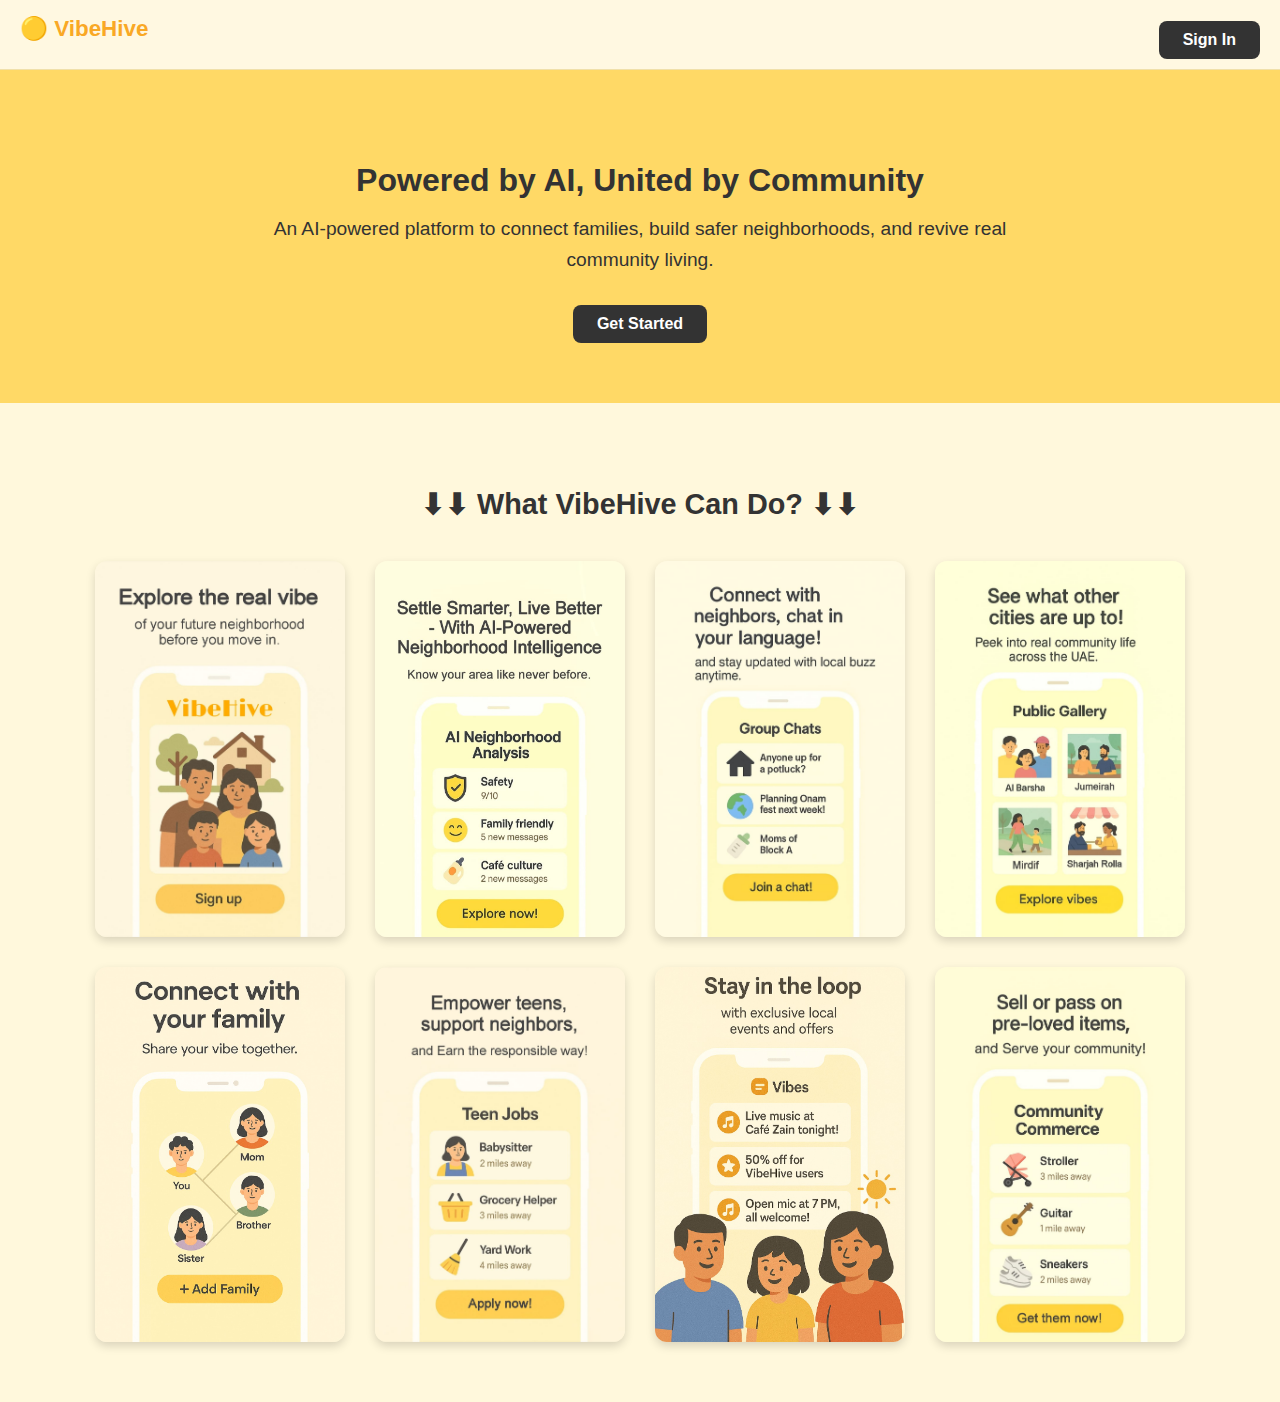
<file: index.html>
<!DOCTYPE html>
<html lang="en">
<head>
  <meta charset="UTF-8" />
  <meta name="viewport" content="width=device-width, initial-scale=1.0" />
  <title>VibeHive | Powered by AI, United by Community</title>
  <link rel="stylesheet" href="style.css" />
</head>
<body>

  <!-- Header -->
  <header>
    <div class="logo">🟡 VibeHive</div>
    <div class="header-right">
      <a href="auth.html" class="cta-button">Sign In</a>
    </div>
  </header>

  <main>
  <!-- Hero Section -->
  <section class="hero">
    <p class="tagline">Powered by AI, United by Community</p>
    <p class="subline">An AI-powered platform to connect families, build safer neighborhoods, and revive real community living.</p>
    <a href="auth.html" class="cta-button" id="getStartedBtn">Get Started</a>
  </section>

  <!-- Feature Screenshots Section -->
  <section class="feature-screens">
    <h2>⬇⬇ What VibeHive Can Do? ⬇⬇</h2>
    <div class="screenshots">
      <img src="assets/screen1.jpg" alt="Feature 1" />
      <img src="assets/screen2.jpg" alt="Feature 2" />
      <img src="assets/screen3.jpg" alt="Feature 3" />
      <img src="assets/screen4.jpg" alt="Feature 4" />
      <img src="assets/screen5.jpg" alt="Feature 5" />
      <img src="assets/screen6.jpg" alt="Feature 6" />
      <img src="assets/screen7.jpg" alt="Feature 6" />
      <img src="assets/screen8.jpg" alt="Feature 6" />
    </div>
  </section>
</main>
</body>
</html>
</file>
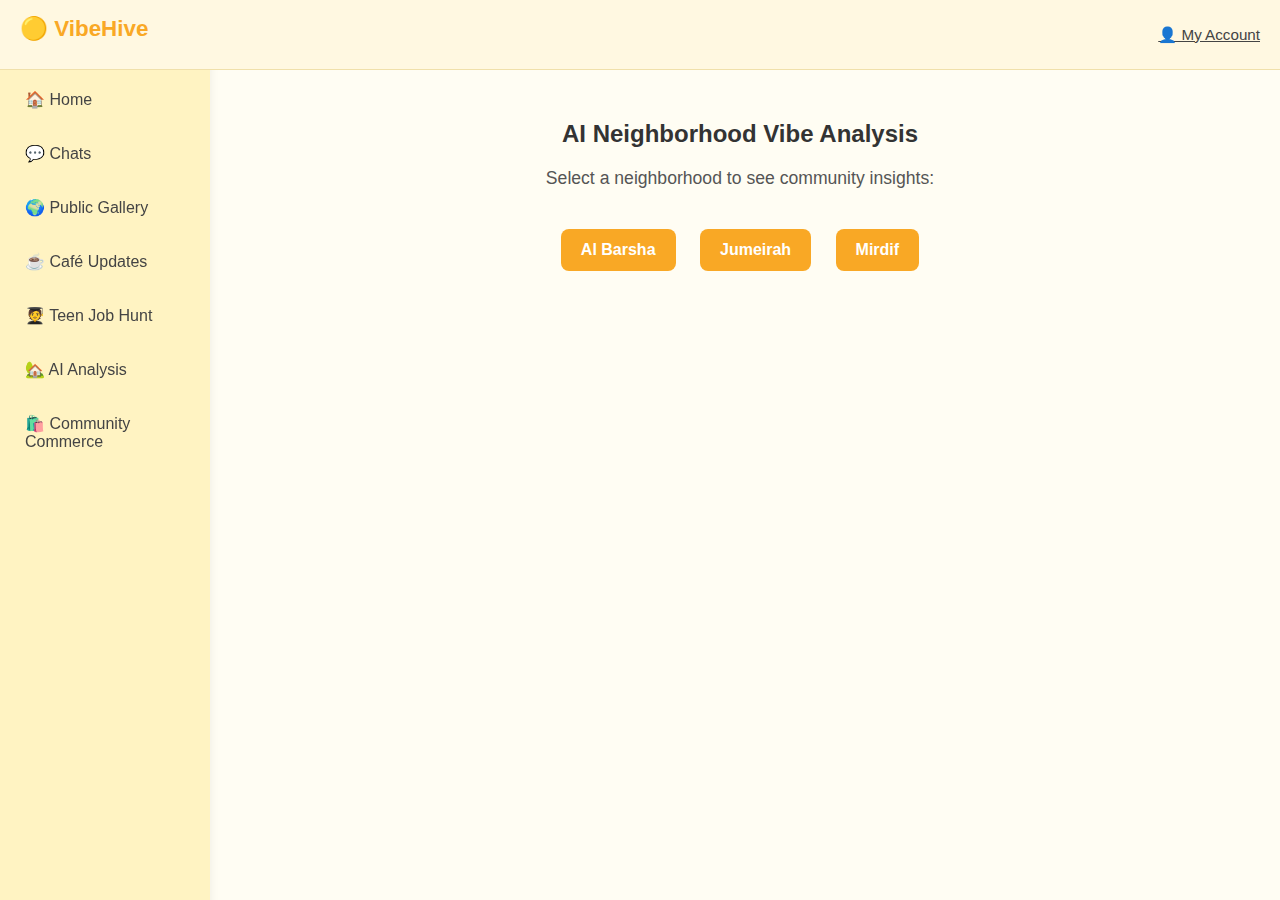
<file: ai-analysis.html>
<!DOCTYPE html>
<html lang="en">
<head>
  <meta charset="UTF-8" />
  <meta name="viewport" content="width=device-width, initial-scale=1.0"/>
  <title>AI Neighborhood Analysis | VibeHive</title>
  <link rel="stylesheet" href="style.css" />
  <style>
    .main-content {
      margin-left: 200px;
      padding: 100px 20px 40px;
      background-color: #fffdf3;
      min-height: 100vh;
    }

    .analysis-header {
      text-align: center;
      margin-bottom: 30px;
    }

    .area-buttons {
      text-align: center;
      margin-bottom: 40px;
    }

    .area-buttons button {
      margin: 10px;
      padding: 12px 20px;
      border: none;
      border-radius: 8px;
      background-color: #f9a825;
      color: #fff;
      font-weight: bold;
      cursor: pointer;
      transition: background-color 0.3s;
    }

    .area-buttons button:hover {
      background-color: #f57f17;
    }

    .analysis-result {
      font-size: 1.1em;
      max-width: 700px;
      margin: 0 auto;
      background: #fff;
      border-radius: 10px;
      box-shadow: 0 4px 12px rgba(0,0,0,0.1);
      padding: 20px;
      text-align: center;
    }

    .analysis-result ul {
      list-style: none;
      padding: 0;
      text-align: left;
    }

    .analysis-result li {
      margin: 10px 0;
      border-bottom: 1px solid #eee;
      padding-bottom: 6px;
    }

    .hidden {
      display: none;
    }

    .neighborhood-img {
      width: 100%;
      max-height: 300px;
      object-fit: cover;
      border-radius: 8px;
      margin: 20px 0;
    }

    .view-more {
      display: inline-block;
      margin-top: 10px;
      padding: 8px 14px;
      background-color: #f9a825;
      color: #fff;
      border-radius: 6px;
      text-decoration: none;
      font-weight: bold;
    }

    .view-more:hover {
      background-color: #f57f17;
    }

    @media (max-width: 768px) {
      .main-content {
        margin-left: 0;
        padding-top: 140px;
      }
    }
  </style>
</head>
<body>

  <!-- Sidebar -->
  <div class="sidebar">
    <a href="home.html">🏠 Home</a>
    <a href="chats.html">💬 Chats</a>
    <a href="public-gallery.html">🌍 Public Gallery</a>
    <a href="cafe-deals.html">☕ Café Updates</a>
    <a href="teen-jobs.html">🧑‍🎓 Teen Job Hunt</a>
    <a href="ai-analysis.html">🏡 AI Analysis</a>
    <a href="community-commerce.html">🛍️ Community Commerce</a>
  </div>

  <!-- Header -->
  <header>
    <div class="logo">🟡 VibeHive</div>
    <div class="header-right">
      <a href="profileaccount.html" class="account">👤 My Account</a>
    </div>
  </header>

  <!-- Main Content -->
  <section class="main-content">
    <div class="analysis-header">
      <h2>AI Neighborhood Vibe Analysis</h2>
      <p>Select a neighborhood to see community insights:</p>
    </div>

    <div class="area-buttons">
      <button onclick="analyzeNeighborhood('Al Barsha')">Al Barsha</button>
      <button onclick="analyzeNeighborhood('Jumeirah')">Jumeirah</button>
      <button onclick="analyzeNeighborhood('Mirdif')">Mirdif</button>
    </div>

    <div class="analysis-result hidden" id="analysisResult">
      <p><strong>Analysing...</strong></p>
    </div>
  </section>

  <script>
    const neighborhoods = {
      "Al Barsha": {
        safety: "High",
        familyFriendly: "Very",
        culture: "Mixed, modern",
        nationalities: "Expats-heavy (UK, India, Arab)",
        languages: "English, Arabic, Hindi",
        cafes: "Modern cafés, family-friendly spots",
        image: "assets/albarsha.jpg",
        gallery: "public-gallery.html#albarsha"
      },
      "Jumeirah": {
        safety: "Very High",
        familyFriendly: "Moderate",
        culture: "Traditional meets luxury",
        nationalities: "Emirati, Western expats",
        languages: "Arabic, English",
        cafes: "Beach cafés, upscale brunch places",
        image: "assets/jumeirah.jpg",
        gallery: "public-gallery.html#jumeirah"
      },
      "Mirdif": {
        safety: "Moderate to High",
        familyFriendly: "Very",
        culture: "Traditional, community-centered",
        nationalities: "Arab families, South Asians",
        languages: "Arabic, Urdu, English",
        cafes: "Local cafés, quieter setups",
        image: "assets/mirdif.jpg",
        gallery: "public-gallery.html#mirdif"
      }
    };

    function analyzeNeighborhood(name) {
      const resultDiv = document.getElementById('analysisResult');
      resultDiv.classList.remove('hidden');
      resultDiv.innerHTML = `<p><strong>Analysing ${name}...</strong></p>`;

      setTimeout(() => {
        const data = neighborhoods[name];
        resultDiv.innerHTML = `
          <h3>${name} - Community Snapshot</h3>
          <img class="neighborhood-img" src="${data.image}" alt="${name}" />
          <ul>
            <li><strong>Safety:</strong> ${data.safety}</li>
            <li><strong>Family Friendly:</strong> ${data.familyFriendly}</li>
            <li><strong>Culture:</strong> ${data.culture}</li>
            <li><strong>Nationalities:</strong> ${data.nationalities}</li>
            <li><strong>Languages Spoken:</strong> ${data.languages}</li>
            <li><strong>Café Culture:</strong> ${data.cafes}</li>
          </ul>
          <a class="view-more" href="${data.gallery}">📷 View more pictures & videos</a>
        `;
      }, 1000);
    }
  </script>

</body>
</html>
</file>
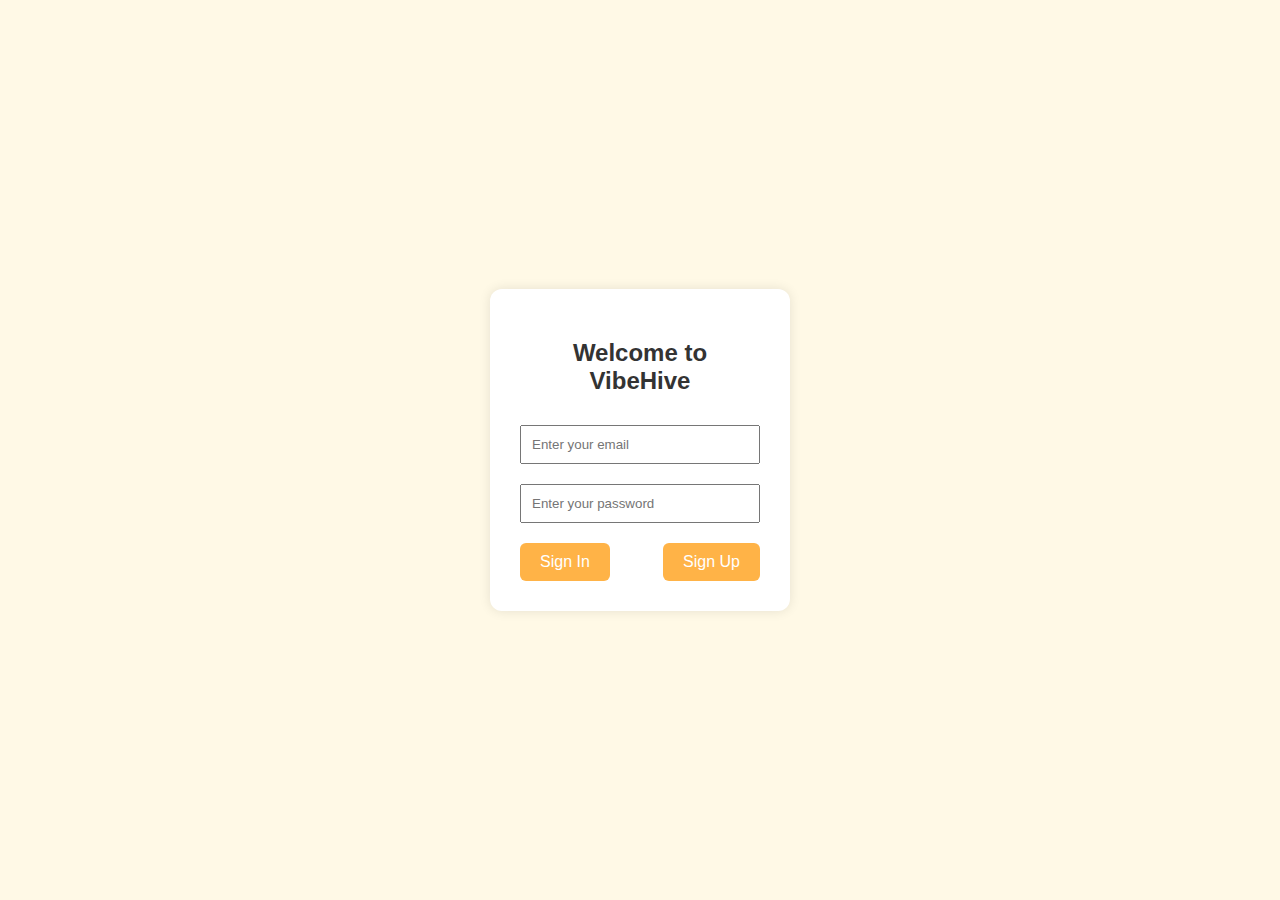
<file: auth.html>
<!DOCTYPE html>
<html lang="en">
<head>
  <meta charset="UTF-8" />
  <title>Sign In / Sign Up – VibeHive</title>
  <link rel="stylesheet" href="style.css" />
</head>
<body class="auth-page">
  <div class="auth-container">
    <h2>Welcome to VibeHive</h2>

    <form id="authForm">
      <input type="email" id="email" placeholder="Enter your email" required />
      <input type="password" id="password" placeholder="Enter your password" required />
      
      <div class="auth-actions">
        <button type="submit" id="signInBtn">Sign In</button>
        <button type="button" id="signUpBtn">Sign Up</button>
      </div>
    </form>
  </div>

  <script src="script.js"></script>
</body>
</html>
</file>
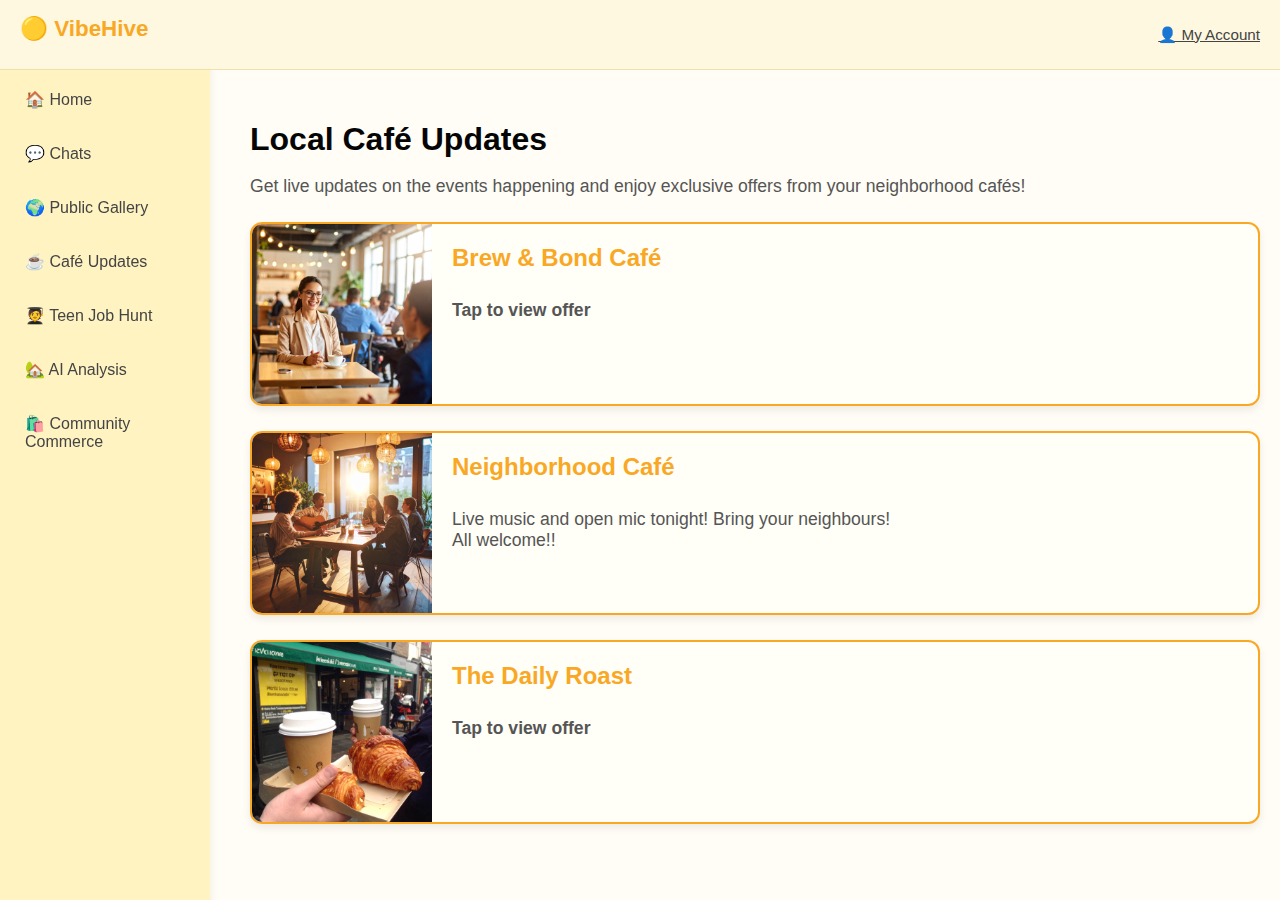
<file: cafe-deals.html>
<!DOCTYPE html>
<html lang="en">
<head>
  <meta charset="UTF-8" />
  <meta name="viewport" content="width=device-width, initial-scale=1" />
  <title>VibeHive - Café Deals</title>
  <link rel="stylesheet" href="style.css" />
</head>
<body>

  <!-- Sidebar -->
  <div class="sidebar">
    <a href="home.html">🏠 Home</a>
    <a href="chats.html">💬 Chats</a>
    <a href="public-gallery.html">🌍 Public Gallery</a>
    <a href="cafe-deals.html">☕ Café Updates</a>
    <a href="teen-jobs.html">🧑‍🎓 Teen Job Hunt</a>
    <a href="ai-analysis.html">🏡 AI Analysis</a>
    <a href="community-commerce.html">🛍️ Community Commerce</a>
  </div>

  <!-- Header -->
  <header>
    <div class="logo">🟡 VibeHive</div>
    <div class="header-right">
      <a href="profileaccount.html" class="account">👤 My Account</a>
    </div>
  </header>

  <!-- Main Content -->
  <main class="main-content">
    <h1> Local Café Updates</h1>
    <p>Get live updates on the events happening and enjoy exclusive offers from your neighborhood cafés!</p>

    <div class="cafe-card" onclick="toggleDeal(this)">
      <img src="assets/cafe1.jpg" alt="Brew & Bond Café" />
      <div class="cafe-info">
        <h2>Brew & Bond Café</h2>
        <p class="deal-summary">Tap to view offer</p>
        <p class="deal-details" style="display:none;">
          50% off for VibeHive users! Show this app at checkout.<br />
          Offer only applicable if you bring your neighbours!
        </p>
      </div>
    </div>

    <div class="cafe-card" onclick="toggleDeal(this)">
      <img src="assets/cafe3.jpg" alt="Neighborhood Café" />
      <div class="cafe-info">
        <h2>Neighborhood Café</h2>
        <p>Live music and open mic tonight! Bring your neighbours!<br />
          All welcome!!
        </p>
      </div>
    </div>

    <div class="cafe-card" onclick="toggleDeal(this)">
      <img src="assets/cafe2.jpg" alt="The Daily Roast" />
      <div class="cafe-info">
        <h2>The Daily Roast</h2>
        <p class="deal-summary">Tap to view offer</p>
        <p class="deal-details" style="display:none;">
          Free croissant with any medium coffee before 11 AM.<br />
          Valid weekends only.
        </p>
      </div>
    </div>

  </main>

  <script>
    function toggleDeal(card) {
      const details = card.querySelector('.deal-details');
      if (details.style.display === 'none' || details.style.display === '') {
        details.style.display = 'block';
      } else {
        details.style.display = 'none';
      }
    }
  </script>

</body>
</html>
</file>
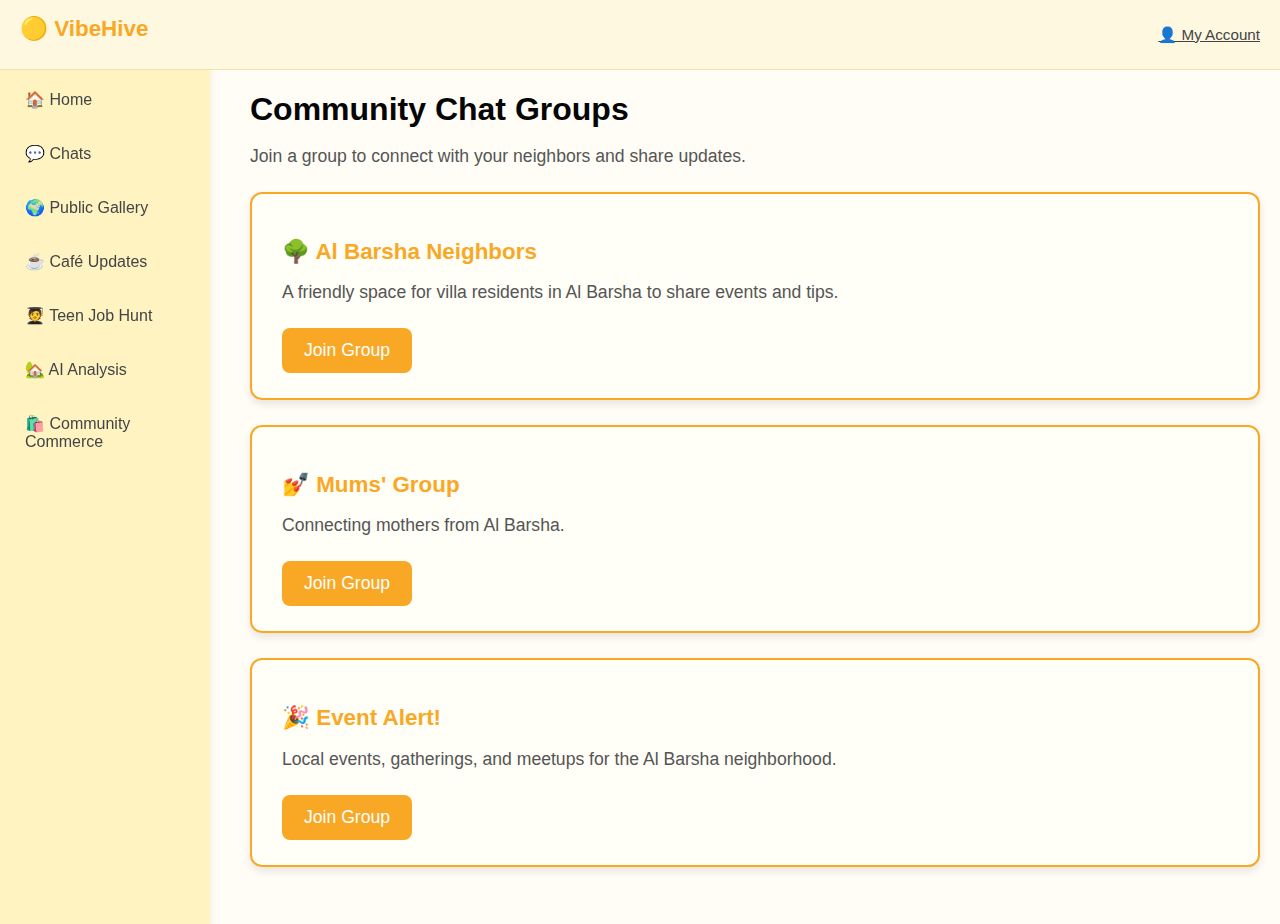
<file: chats.html>
<!DOCTYPE html>
<html lang="en">
<head>
  <meta charset="UTF-8" />
  <meta name="viewport" content="width=device-width, initial-scale=1" />
  <title>VibeHive - Chats</title>
  <link rel="stylesheet" href="style.css" />
</head>
<body>

  <!-- Sidebar -->
  <div class="sidebar">
    <a href="home.html">🏠 Home</a>
    <a href="chats.html">💬 Chats</a>
    <a href="public-gallery.html">🌍 Public Gallery</a>
    <a href="cafe-deals.html">☕ Café Updates</a>
    <a href="teen-jobs.html">🧑‍🎓 Teen Job Hunt</a>
    <a href="ai-analysis.html">🏡 AI Analysis</a>
    <a href="community-commerce.html">🛍️ Community Commerce</a>
  </div>

  <!-- Header -->
  <header>
    <div class="logo">🟡 VibeHive</div>
    <div class="header-right">
      <a href="profileaccount.html" class="account">👤 My Account</a>
    </div>
  </header>

  <!-- Main content -->
  <div class="main-content">
    <h1>Community Chat Groups</h1>
    <p>Join a group to connect with your neighbors and share updates.</p>

    <div class="chat-group">
      <h2>🌳 Al Barsha Neighbors</h2>
      <p>A friendly space for villa residents in Al Barsha to share events and tips.</p>
      <button>Join Group</button>
    </div>

    <div class="chat-group">
      <h2>💅 Mums' Group</h2>
      <p>Connecting mothers from Al Barsha.</p>
      <button>Join Group</button>
    </div>

    <div class="chat-group">
      <h2>🎉 Event Alert!</h2>
      <p>Local events, gatherings, and meetups for the Al Barsha neighborhood.</p>
      <button>Join Group</button>
    </div>
  </div>

</body>
</html>
</file>
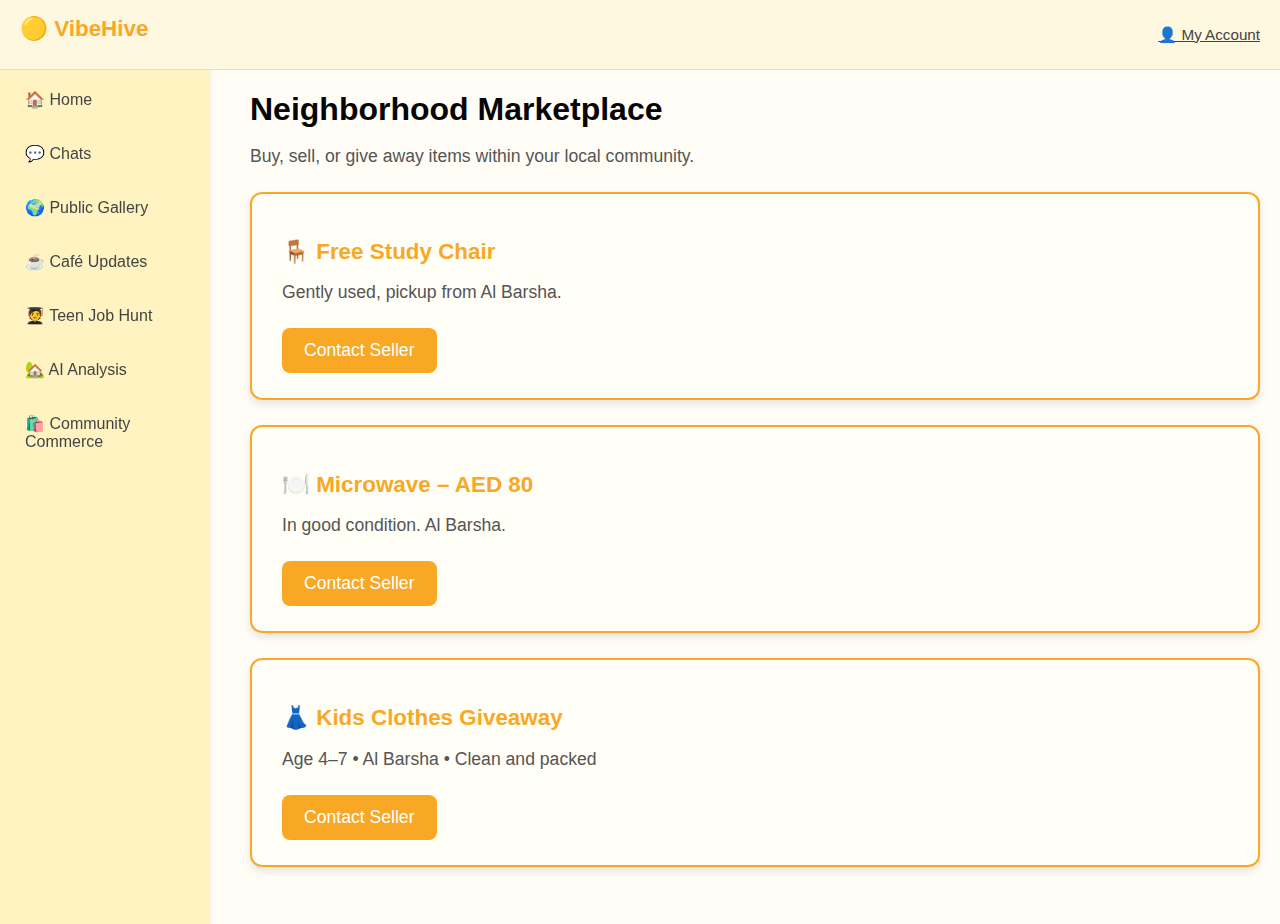
<file: community-commerce.html>
<!DOCTYPE html>
<html lang="en">
<head>
  <meta charset="UTF-8" />
  <meta name="viewport" content="width=device-width, initial-scale=1" />
  <title>VibeHive - Community Commerce</title>
  <link rel="stylesheet" href="style.css" />
</head>
<body>

  <!-- Sidebar -->
  <div class="sidebar">
    <a href="home.html">🏠 Home</a>
    <a href="chats.html">💬 Chats</a>
    <a href="public-gallery.html">🌍 Public Gallery</a>
    <a href="cafe-deals.html">☕ Café Updates</a>
    <a href="teen-jobs.html">🧑‍🎓 Teen Job Hunt</a>
    <a href="ai-analysis.html">🏡 AI Analysis</a>
    <a href="community-commerce.html">🛍️ Community Commerce</a>
  </div>

  <!-- Header -->
  <header>
    <div class="logo">🟡 VibeHive</div>
    <div class="header-right">
      <a href="profileaccount.html" class="account">👤 My Account</a>
    </div>
  </header>

  <!-- Main content -->
  <div class="main-content">
    <h1>Neighborhood Marketplace</h1>
    <p>Buy, sell, or give away items within your local community.</p>

    <div class="product-post">
      <h2>🪑 Free Study Chair</h2>
      <p>Gently used, pickup from Al Barsha.</p>
      <button>Contact Seller</button>
    </div>

    <div class="product-post">
      <h2>🍽️ Microwave – AED 80</h2>
      <p>In good condition. Al Barsha.</p>
      <button>Contact Seller</button>
    </div>

    <div class="product-post">
      <h2>👗 Kids Clothes Giveaway</h2>
      <p>Age 4–7 • Al Barsha • Clean and packed</p>
      <button>Contact Seller</button>
    </div>
  </div>

</body>
</html>
</file>
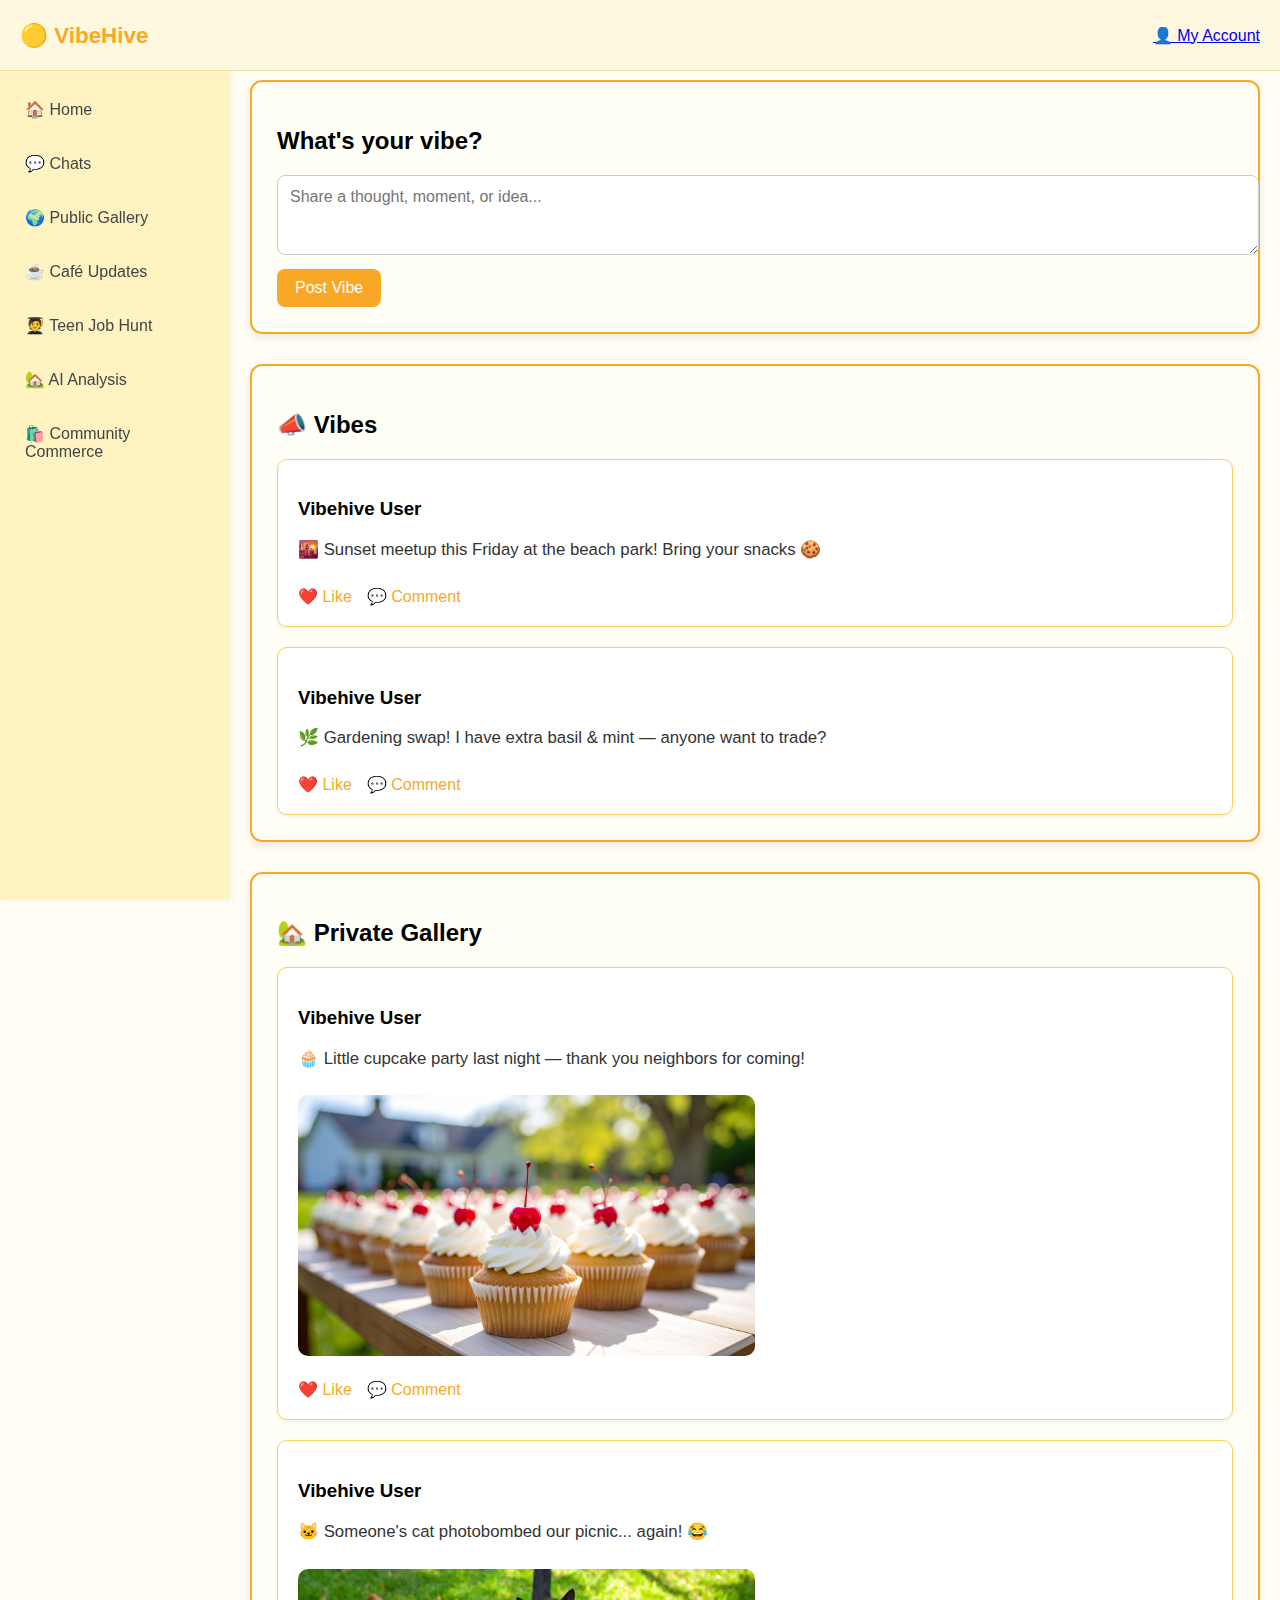
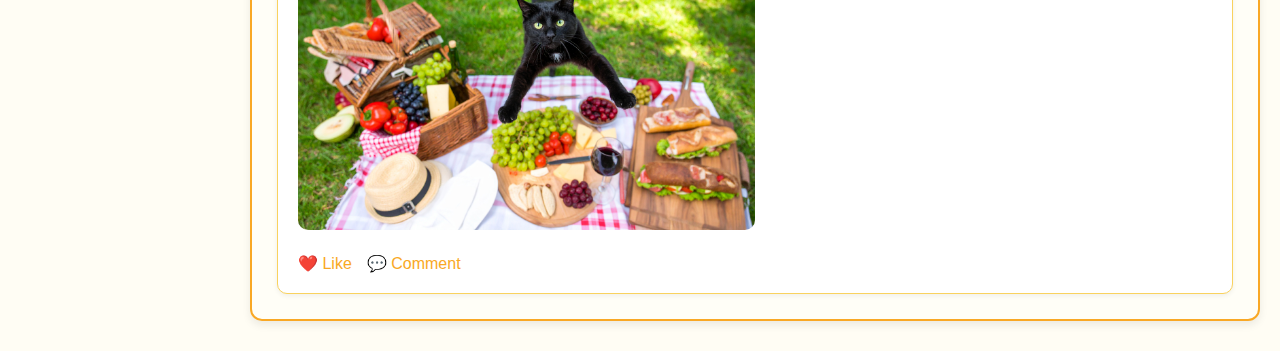
<file: home.html>
<!DOCTYPE html>
<html lang="en">
<head>
  <meta charset="UTF-8" />
  <meta name="viewport" content="width=device-width, initial-scale=1.0"/>
  <title>VibeHive - Home</title>
  <style>
    body {
      margin: 0;
      font-family: 'Segoe UI', sans-serif;
      background-color: #fffdf4;
    }

.sidebar {
  position: fixed;
  top: 70px;
  left: 0;
  bottom: 0;
  width: 210px;
  background-color: #fff3c2;
  padding: 20px 10px;
  box-shadow: 2px 0 8px rgba(0, 0, 0, 0.05);
  display: flex;
  flex-direction: column;
  gap: 15px;
  z-index: 101;
}


.sidebar a {
  text-decoration: none;
  color: #444;
  font-size: 1rem;
  padding: 10px 15px;
  border-radius: 8px;
  transition: 0.2s;
  display: flex;
  align-items: center;
  gap: 10px;
}

.sidebar a:hover {
  background-color: #fff3c2;
  color: #000;
}

/* Fixed Header */
header {
  position: fixed;
  top: 0;
  left: 0px;  /* sidebar width */
  right: 0;
  height: 70px;
  background-color: #fff8e1;
  display: flex;
  align-items: center;
  justify-content: space-between;
  padding: 0 20px;
  border-bottom: 1px solid #f0e0aa;
  z-index: 102;
}

.logo {
  font-weight: bold;
  font-size: 1.4rem;
  color: #f9a825;
}

.header-right {
  display: flex;
  gap: 20px;
  align-items: center;
}

/* Main content */
.main-content {
  margin-left: 230px;  /* sidebar width */
  padding-top: 80px;   /* header height + some spacing */
  padding-left: 20px;
  padding-right: 20px;
}

    .section {
      background-color: #fffef7;
      border: 2px solid #f9a825;
      border-radius: 12px;
      padding: 25px;
      margin-bottom: 30px;
      box-shadow: 0 4px 8px rgba(0,0,0,0.08);
    }

    textarea {
      font-family: 'Segoe UI', sans-serif;
      width: 100%;
      border-radius: 8px;
      padding: 12px;
      border: 1px solid #ccc;
      resize: vertical;
      font-size: 1rem;
    }

    button {
      background-color: #f9a825;
      color: white;
      border: none;
      padding: 10px 18px;
      border-radius: 8px;
      font-size: 1rem;
      cursor: pointer;
      margin-top: 10px;
    }

    button:hover {
      background-color: #f57f17;
    }

    .post {
      background-color: #fff;
      border: 1px solid #f9d25e;
      border-radius: 10px;
      padding: 20px;
      margin-top: 20px;
      box-shadow: 0 2px 5px rgba(0,0,0,0.06);
    }

    .post p {
      font-size: 1.05rem;
      color: #333;
    }

    .post img {
      width: 50%;
      border-radius: 10px;
      margin-top: 10px;
      max-height: 300px;
      object-fit: cover;
    }

    .post-actions {
      margin-top: 10px;
      display: flex;
      gap: 15px;
    }

    .post-actions button {
      background-color: transparent;
      color: #f9a825;
      border: none;
      font-size: 1rem;
      cursor: pointer;
      padding: 0;
    }

    .post-actions button:hover {
      text-decoration: underline;
    }
  </style>
</head>
<body>

  <!-- Sidebar -->
  <div class="sidebar">
    <a href="home.html">🏠 Home</a>
    <a href="chats.html">💬 Chats</a>
    <a href="public-gallery.html">🌍 Public Gallery</a>
    <a href="cafe-deals.html">☕ Café Updates</a>
    <a href="teen-jobs.html">🧑‍🎓 Teen Job Hunt</a>
    <a href="ai-analysis.html">🏡 AI Analysis</a>
    <a href="community-commerce.html">🛍️ Community Commerce</a>
  </div>

  <!-- Header -->
  <header>
    <div class="logo">🟡 VibeHive</div>
    <div class="header-right">
      <a href="profileaccount.html" class="account">👤 My Account</a>
    </div>
  </header>

  <!-- Main Content -->
  <div class="main-content">
    
    <!-- What's your vibe -->
    <div class="section">
      <h2>What's your vibe?</h2>
      <textarea rows="3" placeholder="Share a thought, moment, or idea..."></textarea>
      <br>
      <button>Post Vibe</button>
    </div>

    <!-- Vibes Section -->
    <div class="section">
      <h2>📣 Vibes</h2>
      <div class="post">
        <h3>Vibehive User</h3>
        <p>🌇 Sunset meetup this Friday at the beach park! Bring your snacks 🍪</p>
        <div class="post-actions">
          <button>❤️ Like</button>
          <button>💬 Comment</button>
        </div>
      </div>

      <div class="post">
        <h3>Vibehive User</h3>
        <p>🌿 Gardening swap! I have extra basil & mint — anyone want to trade?</p>
        <div class="post-actions">
          <button>❤️ Like</button>
          <button>💬 Comment</button>
        </div>
      </div>

    </div>

    <!-- Private Gallery Section -->
    <div class="section">
      <h2>🏡 Private Gallery</h2>

      <div class="post">
        <h3>Vibehive User</h3>
        <p>🧁 Little cupcake party last night — thank you neighbors for coming!</p>
        <img src="assets/your-photo1.jpg" alt="Cupcake gathering photo">
        <div class="post-actions">
          <button>❤️ Like</button>
          <button>💬 Comment</button>
        </div>
      </div>

      <div class="post">
        <h3>Vibehive User</h3>
        <p>🐱 Someone's cat photobombed our picnic... again! 😂</p>
        <img src="assets/your-photo2.jpg" alt="Funny cat picnic photo">
        <div class="post-actions">
          <button>❤️ Like</button>
          <button>💬 Comment</button>
        </div>
      </div>

    </div>

  </div>

</body>
</html>
</file>
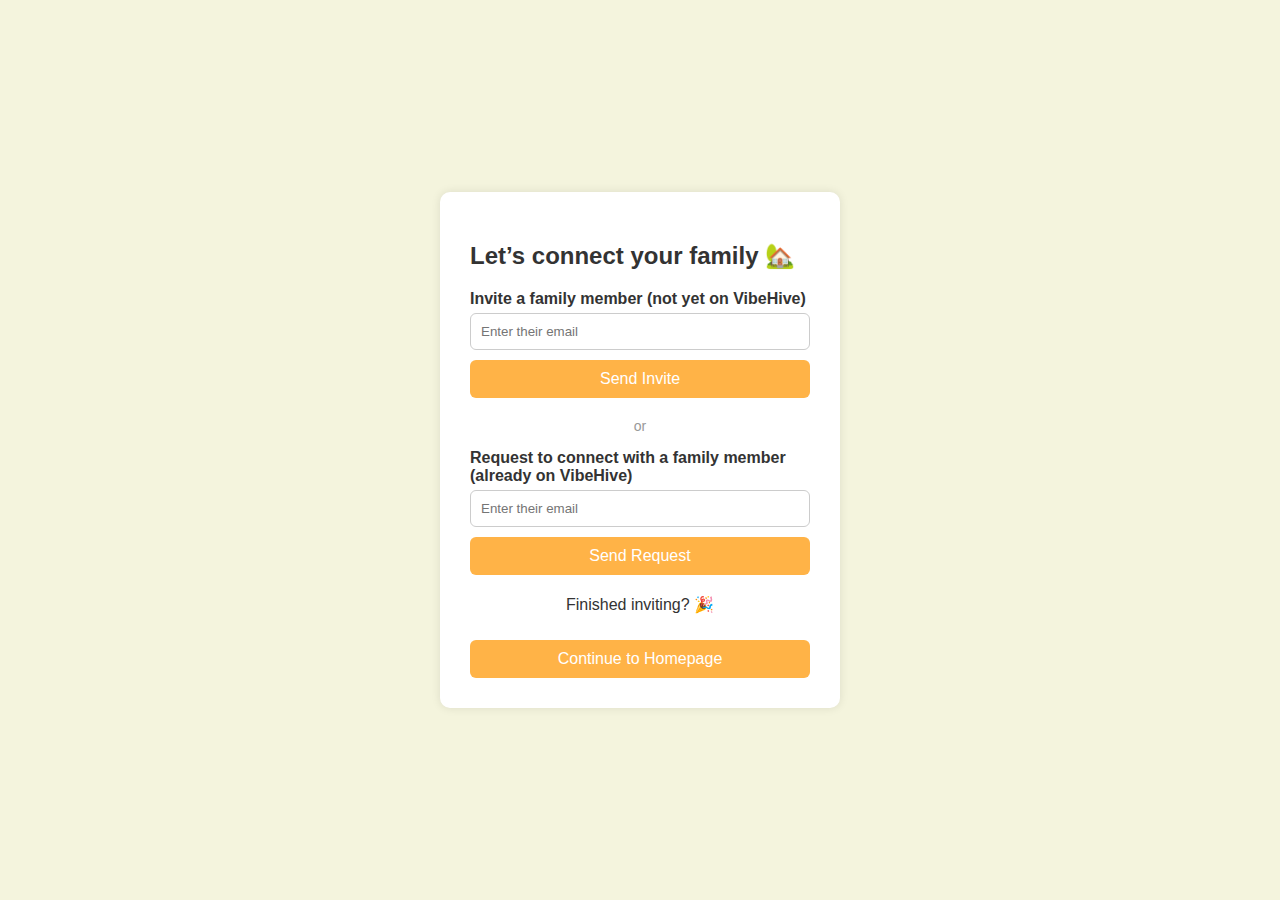
<file: invite-family.html>
<!-- vibe-hive-website/invite-family.html -->

<!DOCTYPE html>
<html lang="en">
<head>
  <meta charset="UTF-8" />
  <title>Invite Family – VibeHive</title>
  <link rel="stylesheet" href="style.css" />
</head>
<body class="invite-family-page">
  <div class="invite-container">
    <h2>Let’s connect your family 🏡</h2>

    <form id="inviteForm">
      <label for="invite-email">Invite a family member (not yet on VibeHive)</label>
      <input type="email" id="invite-email" placeholder="Enter their email" required />
      <button type="submit">Send Invite</button>
    </form>

    <div class="divider">or</div>

    <form id="connectForm">
      <label for="existing-email">Request to connect with a family member (already on VibeHive)</label>
      <input type="email" id="existing-email" placeholder="Enter their email" required />
      <button type="submit">Send Request</button>
    </form>

    <div class="next-section">
      <p>Finished inviting? 🎉</p>
      <button onclick="goToHome()">Continue to Homepage</button>
    </div>
  </div>

  <script src="script.js"></script>
</body>
</html>
</file>
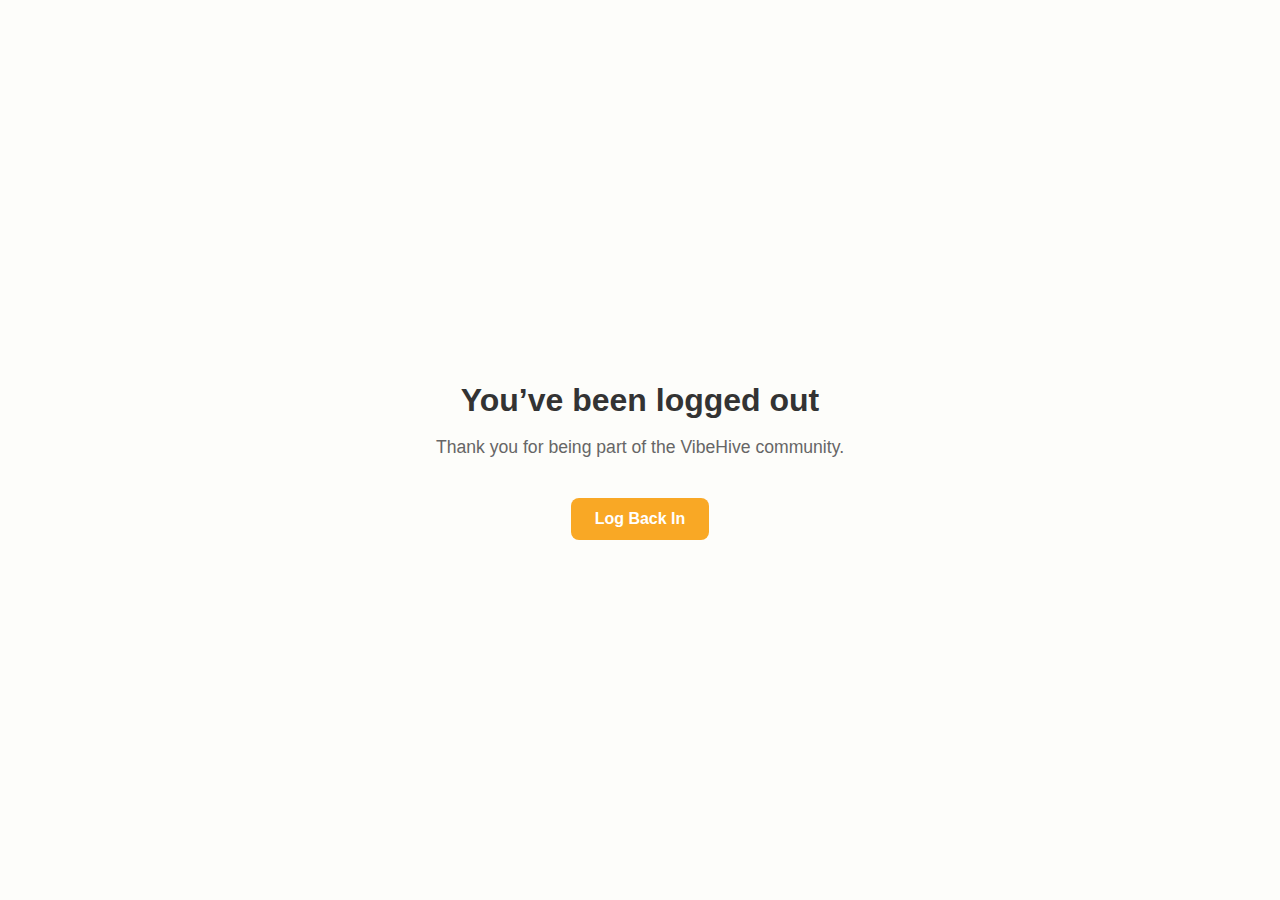
<file: logout.html>
<!DOCTYPE html>
<html lang="en">
<head>
  <meta charset="UTF-8" />
  <meta name="viewport" content="width=device-width, initial-scale=1.0"/>
  <title>Logged Out | VibeHive</title>
  <link rel="stylesheet" href="style.css" />
  <style>
    body {
  margin: 0;
  height: 100vh;
  display: flex;
  align-items: center;
  justify-content: center;
  background-color: #fdfdfa;
}

.logout-container {
  text-align: center;
  padding: 40px 20px;
}

.logout-container h1 {
  font-size: 2rem;
  color: #333;
  margin-bottom: 16px;
}

.logout-container p {
  font-size: 1.1rem;
  margin-bottom: 30px;
  color: #666;
}

.logout-container .cta-button {
  background-color: #f9a825;
  color: #fff;
  padding: 12px 24px;
  border-radius: 8px;
  font-weight: bold;
  text-decoration: none;
  transition: background-color 0.3s ease;
}

.logout-container .cta-button:hover {
  background-color: #e09e1c;
}

  </style>
</head>
<body style="margin: 0;">
  <div class="logout-container">
    <h1>You’ve been logged out</h1>
    <p>Thank you for being part of the VibeHive community.</p>
    <a href="auth.html" class="cta-button">Log Back In</a>
  </div>
</body>

</html>
</file>
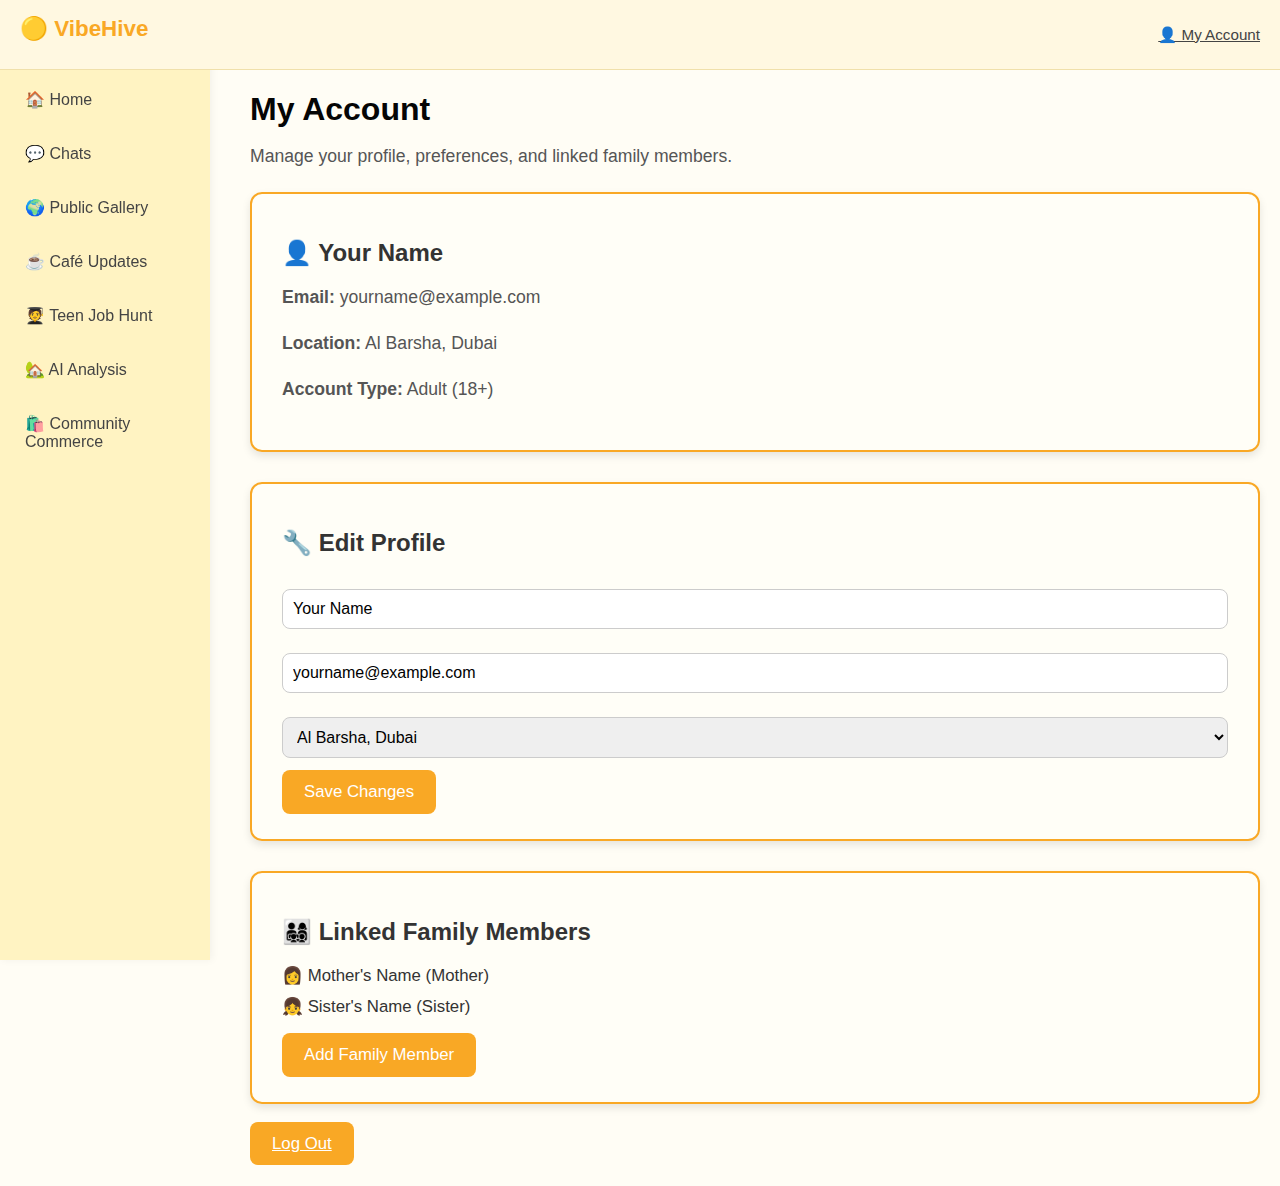
<file: profileaccount.html>
<!DOCTYPE html>
<html lang="en">
<head>
  <meta charset="UTF-8" />
  <meta name="viewport" content="width=device-width, initial-scale=1" />
  <title>VibeHive - My Account</title>
  <link rel="stylesheet" href="style.css" />
</head>
<body>

  <!-- Sidebar -->
  <div class="sidebar">
    <a href="home.html">🏠 Home</a>
    <a href="chats.html">💬 Chats</a>
    <a href="public-gallery.html">🌍 Public Gallery</a>
    <a href="cafe-deals.html">☕ Café Updates</a>
    <a href="teen-jobs.html">🧑‍🎓 Teen Job Hunt</a>
    <a href="ai-analysis.html">🏡 AI Analysis</a>
    <a href="community-commerce.html">🛍️ Community Commerce</a>
  </div>

  <!-- Header -->
  <header>
    <div class="logo">🟡 VibeHive</div>
    <div class="header-right">
      <a href="profileaccount.html" class="account">👤 My Account</a>
    </div>
  </header>

  <!-- Main content -->
  <div class="main-content">
    <h1>My Account</h1>
    <p>Manage your profile, preferences, and linked family members.</p>

    <!-- Profile Card -->
    <div class="profile-card">
      <h2>👤 Your Name</h2>
      <p><strong>Email:</strong> yourname@example.com</p>
      <p><strong>Location:</strong> Al Barsha, Dubai</p>
      <p><strong>Account Type:</strong> Adult (18+)</p>
    </div>

    <!-- Settings Form -->
    <form class="settings-form">
      <h2>🔧 Edit Profile</h2>
      <input type="text" name="name" placeholder="Full Name" value="Your Name" />
      <input type="email" name="email" placeholder="Email Address" value="yourname@example.com" />
      <select name="location">
        <option value="albarsha" selected>Al Barsha, Dubai</option>
      </select>
      <button type="submit">Save Changes</button>
    </form>

    <!-- Family Members -->
    <div class="family-box">
      <h2>👨‍👩‍👧‍👦 Linked Family Members</h2>
      <ul>
        <li>👩 Mother's Name (Mother)</li>
        <li>👧 Sister's Name (Sister)</li>
      </ul>
      <button>Add Family Member</button>
    </div>

    <!-- Logout -->
    <div style="margin-top: 30px;">
      <a href="logout.html" class="logout-btn">Log Out</a>
    </div>
  </div>

</body>
</html>
</file>
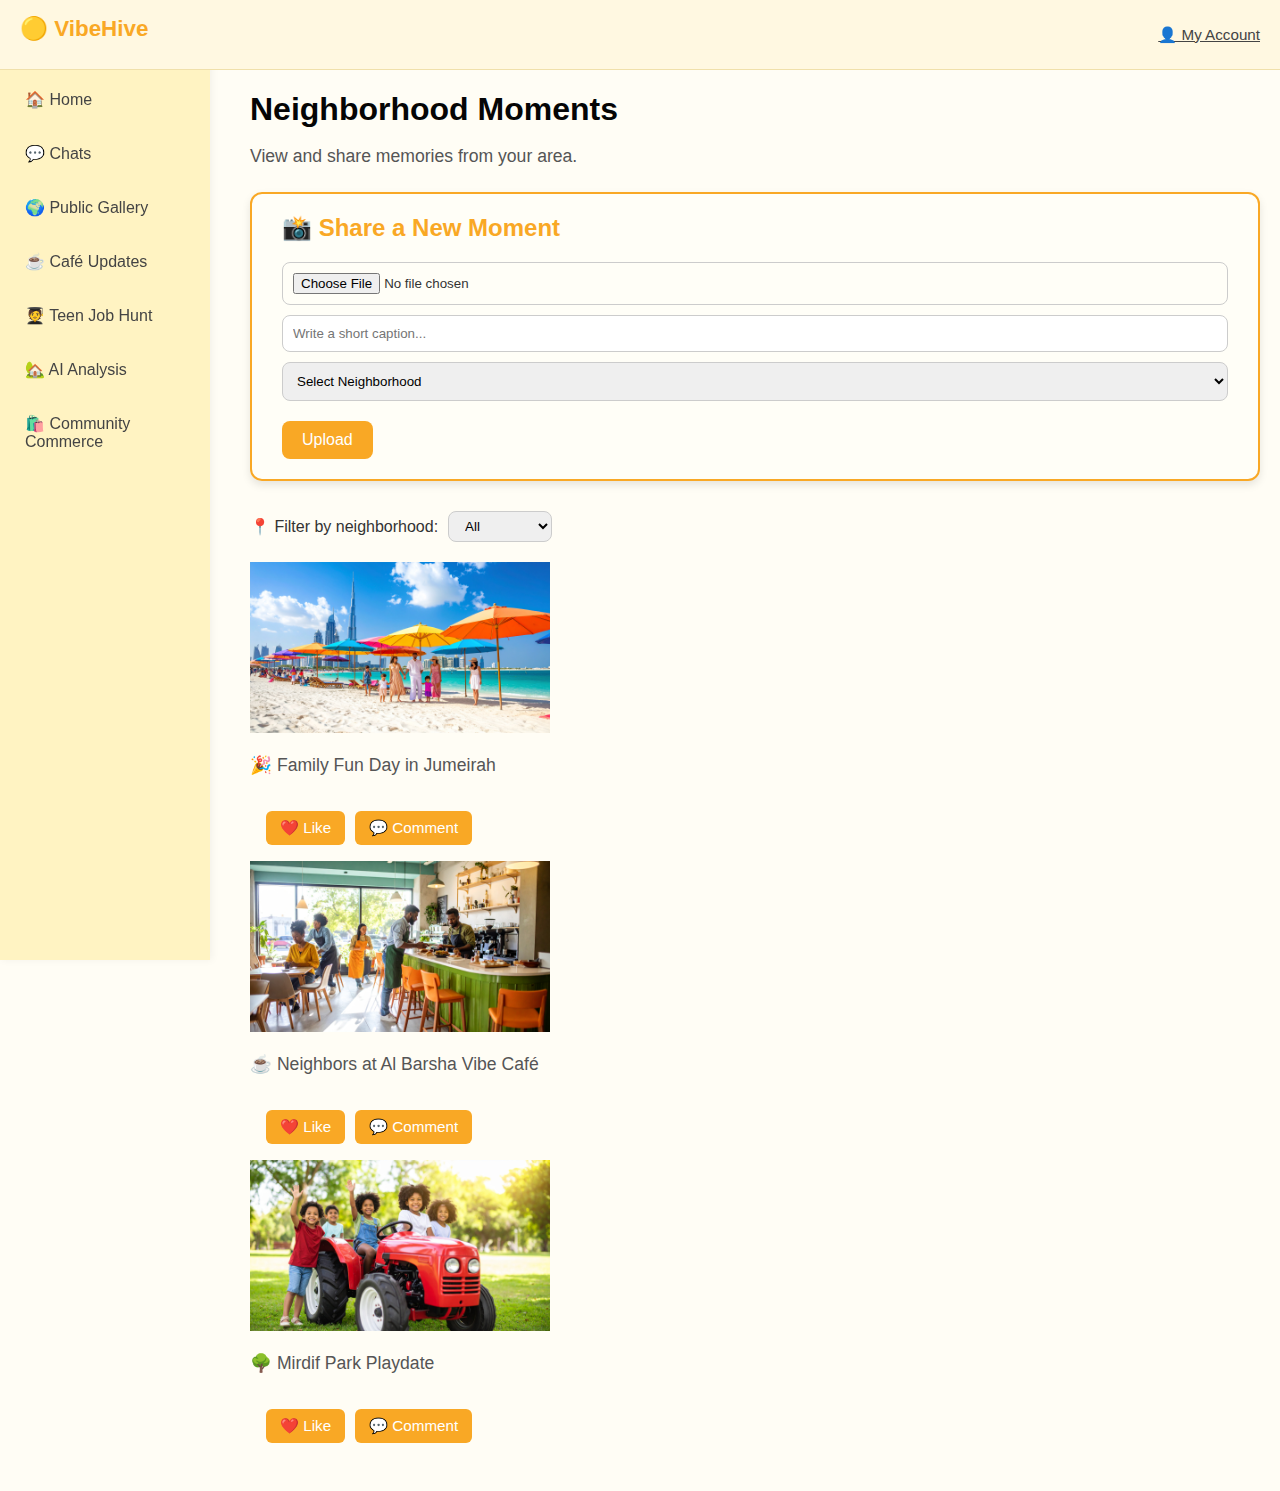
<file: public-gallery.html>
<!DOCTYPE html>
<html lang="en">
<head>
  <meta charset="UTF-8" />
  <meta name="viewport" content="width=device-width, initial-scale=1" />
  <title>VibeHive - Public Gallery</title>
  <link rel="stylesheet" href="style.css" />
  <script>
    function filterGallery() {
      const selected = document.getElementById('neighborhoodFilter').value;
      document.querySelectorAll('.gallery-item').forEach(item => {
        const match = item.getAttribute('data-neighborhood') === selected || selected === 'all';
        item.style.display = match ? 'block' : 'none';
      });
    }
  </script>
</head>
<body>

  <!-- Sidebar -->
  <div class="sidebar">
    <a href="home.html">🏠 Home</a>
    <a href="chats.html">💬 Chats</a>
    <a href="public-gallery.html">🌍 Public Gallery</a>
    <a href="cafe-deals.html">☕ Café Updates</a>
    <a href="teen-jobs.html">🧑‍🎓 Teen Job Hunt</a>
    <a href="ai-analysis.html">🏡 AI Analysis</a>
    <a href="community-commerce.html">🛍️ Community Commerce</a>
  </div>

  <!-- Header -->
  <header>
    <div class="logo">🟡 VibeHive</div>
    <div class="header-right">
      <a href="profileaccount.html" class="account">👤 My Account</a>
    </div>
  </header>

  <!-- Main Content -->
  <div class="main-content">
    <h1>Neighborhood Moments</h1>
    <p>View and share memories from your area.</p>

    <!-- Upload Section -->
    <form class="upload-form">
      <h2>📸 Share a New Moment</h2>
      <input type="file" name="image" accept="image/*" required />
      <input type="text" name="caption" placeholder="Write a short caption..." required />
      <select name="neighborhood" required>
        <option value="">Select Neighborhood</option>
        <option value="jumeirah">Jumeirah</option>
        <option value="albarsha">Al Barsha</option>
        <option value="mirdif">Mirdif</option>
      </select>
      <button type="submit">Upload</button>
    </form>

    <!-- 🔍 Filter Dropdown -->
    <div class="filter-bar">
      <label for="neighborhoodFilter">📍 Filter by neighborhood:</label>
      <select id="neighborhoodFilter" onchange="filterGallery()">
        <option value="all">All</option>
        <option value="jumeirah">Jumeirah</option>
        <option value="albarsha">Al Barsha</option>
        <option value="mirdif">Mirdif</option>
      </select>
    </div>

    <!-- 🖼️ Gallery Grid -->
    <div class="gallery-grid">
      <div class="gallery-item" data-neighborhood="jumeirah">
        <img src="assets/community-event.jpg" alt="Event" />
        <p>🎉 Family Fun Day in Jumeirah</p>
        <div class="gallery-actions">
          <button>❤️ Like</button>
          <button>💬 Comment</button>
        </div>
      </div>

      <div class="gallery-item" data-neighborhood="albarsha">
        <img src="assets/cafe-hangout.jpg" alt="Cafe" />
        <p>☕ Neighbors at Al Barsha Vibe Café</p>
        <div class="gallery-actions">
          <button>❤️ Like</button>
          <button>💬 Comment</button>
        </div>
      </div>

      <div class="gallery-item" data-neighborhood="mirdif">
        <img src="assets/kids-park.jpg" alt="Kids" />
        <p>🌳 Mirdif Park Playdate</p>
        <div class="gallery-actions">
          <button>❤️ Like</button>
          <button>💬 Comment</button>
        </div>
      </div>
    </div>
  </div>

</body>
</html>
</file>
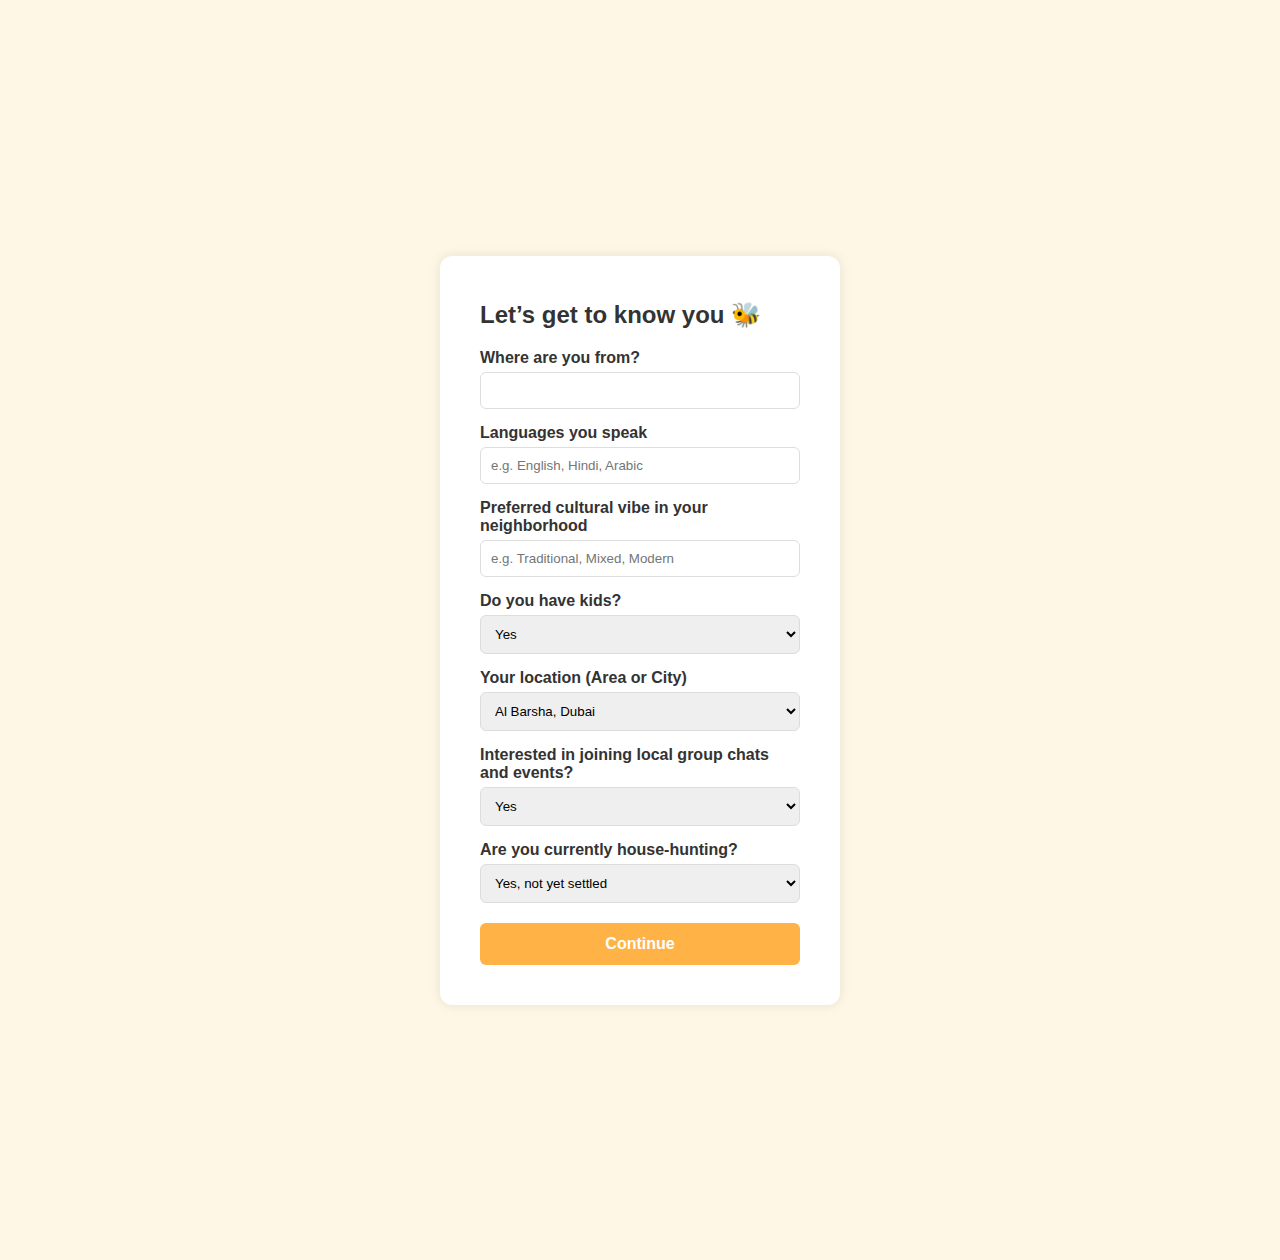
<file: survey.html>
<!-- vibe-hive-website/survey.html -->

<!DOCTYPE html>
<html lang="en">
<head>
  <meta charset="UTF-8" />
  <title>Survey – VibeHive</title>
  <link rel="stylesheet" href="style.css" />
</head>
<body class="survey-page">
  <div class="survey-container">
    <h2>Let’s get to know you 🐝</h2>
    <form id="surveyForm">
      <label for="origin">Where are you from?</label>
      <input type="text" id="origin" required />

      <label for="languages">Languages you speak</label>
      <input type="text" id="languages" placeholder="e.g. English, Hindi, Arabic" required />

      <label for="culture">Preferred cultural vibe in your neighborhood</label>
      <input type="text" id="culture" placeholder="e.g. Traditional, Mixed, Modern" required />

      <label for="kids">Do you have kids?</label>
      <select id="kids">
        <option value="yes">Yes</option>
        <option value="no">No</option>
        <option value="prefer-not">Prefer not to say</option>
      </select>

      <label for="location">Your location (Area or City)</label>
      <select id="location" required>
        <option value="al-barsha">Al Barsha, Dubai</option>
      </select>

      <label for="groupchat">Interested in joining local group chats and events?</label>
      <select id="groupchat">
        <option value="yes">Yes</option>
        <option value="no">No</option>
      </select>

      <label for="buying">Are you currently house-hunting?</label>
      <select id="buying">
        <option value="yes">Yes, not yet settled</option>
        <option value="no">No, already settled</option>
      </select>

      <button type="submit">Continue</button>
    </form>
  </div>

  <script src="script.js"></script>
</body>
</html>
</file>
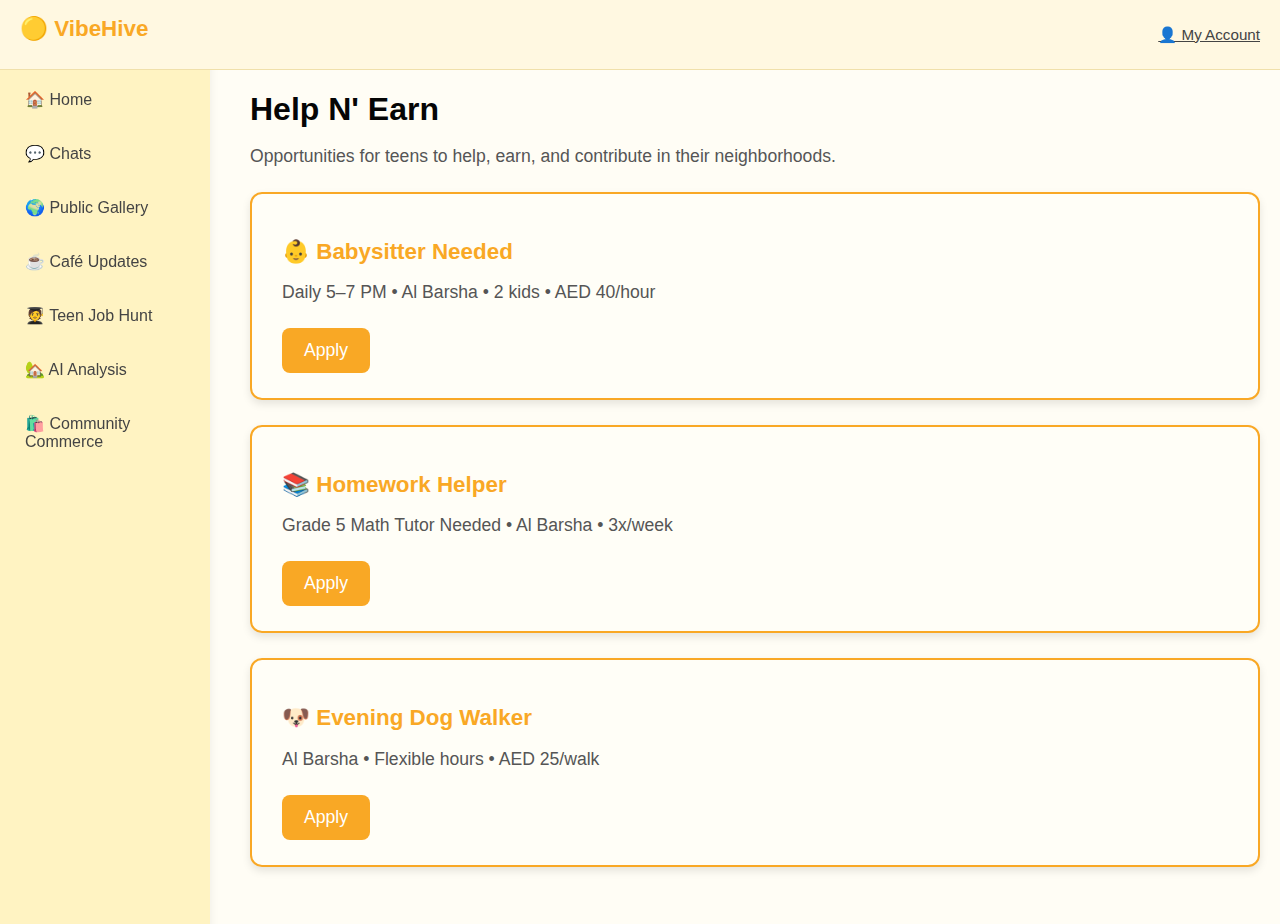
<file: teen-jobs.html>
<!DOCTYPE html>
<html lang="en">
<head>
  <meta charset="UTF-8" />
  <meta name="viewport" content="width=device-width, initial-scale=1" />
  <title>VibeHive - Teen Job Hunt</title>
  <link rel="stylesheet" href="style.css" />
</head>
<body>

  <!-- Sidebar -->
  <div class="sidebar">
    <a href="home.html">🏠 Home</a>
    <a href="chats.html">💬 Chats</a>
    <a href="public-gallery.html">🌍 Public Gallery</a>
    <a href="cafe-deals.html">☕ Café Updates</a>
    <a href="teen-jobs.html">🧑‍🎓 Teen Job Hunt</a>
    <a href="ai-analysis.html">🏡 AI Analysis</a>
    <a href="community-commerce.html">🛍️ Community Commerce</a>
  </div>

  <!-- Header -->
  <header>
    <div class="logo">🟡 VibeHive</div>
    <div class="header-right">
      <a href="profileaccount.html" class="account">👤 My Account</a>
    </div>
  </header>

  <!-- Main content -->
  <div class="main-content">
    <h1>Help N' Earn</h1>
    <p>Opportunities for teens to help, earn, and contribute in their neighborhoods.</p>

    <div class="job-post">
      <h2>👶 Babysitter Needed</h2>
      <p>Daily 5–7 PM • Al Barsha • 2 kids • AED 40/hour</p>
      <button>Apply</button>
    </div>

    <div class="job-post">
      <h2>📚 Homework Helper</h2>
      <p>Grade 5 Math Tutor Needed • Al Barsha • 3x/week</p>
      <button>Apply</button>
    </div>

    <div class="job-post">
      <h2>🐶 Evening Dog Walker</h2>
      <p>Al Barsha • Flexible hours • AED 25/walk</p>
      <button>Apply</button>
    </div>

  </div>

</body>
</html>
</file>
<file: style.css>
/* index page */
* {
  box-sizing: border-box;
}

body {
  padding-top: 70px; /* Match header height */
  margin: 0;
  padding: 0;
  font-family: Arial, sans-serif;
  background-color: #fffdf9;
  color: #333;
}

main {
  margin-top: 30px;
  display: block;
}

/* Header */
header {
  position: fixed;
  top: 0;
  left: 0px;  /* sidebar width */
  right: 0;
  height: 70px;
  background-color: #dfc97e;
  display: flex;
  align-items: center;
  justify-content: space-between;
  padding: 0 20px;
  border-bottom: 1px solid #f0e0aa;
  z-index: 102;
}

.logo {
  font-weight: bold;
  font-size: 1.4rem;
  color: #f9a825;
}

/* Hero Section */
.hero {
  padding: 100px 20px 60px; /* Increased top padding from 100px */
  width: 100%;
  background-color: #ffd966;
  text-align: center;
}

.hero .tagline {
  font-size: 2em;
  font-weight: bold;
  margin-bottom: 15px;
}

.hero .subline {
  font-size: 1.2em;
  max-width: 800px;
  margin: 0 auto 20px;
  line-height: 1.6;
}

/* CTA Button */
.cta-button {
  display: inline-block;
  margin-top: 10px;
  padding: 10px 24px;
  background-color: #333;
  color: #fff;
  text-decoration: none;
  border-radius: 8px;
  font-weight: bold;
  transition: background-color 0.2s;
}

.cta-button:hover {
  background-color: #555;
}

/* Screenshots Section */
.feature-screens {
  background-color: #fff8dc;
  text-align: center;
  padding: 60px 20px;
  margin-top: 0px;
}

.feature-screens h2 {
  font-size: 1.8rem;
  margin-bottom: 40px;
  color: #333;
}

.screenshots {
  display: flex;
  flex-wrap: wrap;
  justify-content: center;
  gap: 30px;
}

.screenshots img {
  width: 250px;
  height: auto;
  border-radius: 12px;
  box-shadow: 0 4px 10px rgba(0,0,0,0.15);
  transition: transform 0.3s ease;
}

.screenshots img:hover {
  transform: scale(1.05);
}

section {
  display: block;
  width: 100%;
}

.auth-page {
  background-color: #fff9e6;
  display: flex;
  justify-content: center;
  align-items: center;
  height: 100vh;
}

.auth-container {
  background-color: #fff;
  padding: 30px;
  border-radius: 12px;
  box-shadow: 0 0 12px rgba(0,0,0,0.1);
  width: 300px;
  text-align: center;
}

.auth-container h2 {
  margin-bottom: 20px;
}

.auth-container input {
  width: 100%;
  padding: 10px;
  margin: 10px -10px;
}

.auth-actions {
  display: flex;
  justify-content: space-between;
  margin-top: 10px;
}

.auth-actions button {
  padding: 10px 20px;
  background-color: #ffb347;
  border: none;
  color: white;
  cursor: pointer;
  border-radius: 6px;
}

.survey-page {
  padding-bottom: 100px; /* adds white space to bottom of whole page */
  background-color: #fff7e6;
  display: flex;
  justify-content: center;
  align-items: center;
  height: 140vh;
}

.survey-container {
  margin-top: 100px;
  background-color: white;
  padding: 40px;
  border-radius: 12px;
  box-shadow: 0 0 12px rgba(0,0,0,0.1);
  width: 400px;
}

.survey-container h2 {
  margin-top: 5px;
  margin-bottom: 20px;
}

.survey-container label {
  display: block;
  margin-top: 15px;
  font-weight: 600;
}

.survey-container input,
.survey-container select {
  width: 100%;
  padding: 10px;
  margin-top: 5px;
  border-radius: 6px;
  border: 1px solid #ddd;
}

.survey-container button {
  margin-top: 20px;
  padding: 12px;
  width: 100%;
  background-color: #ffb347;
  border: none;
  color: white;
  font-weight: bold;
  border-radius: 6px;
  cursor: pointer;
}

.invite-family-page {
  background-color: #f4f4dd;
  display: flex;
  justify-content: center;
  align-items: center;
  height: 100vh;
}

.invite-container {
  background: white;
  padding: 30px;
  width: 400px;
  border-radius: 10px;
  box-shadow: 0 0 10px rgba(0,0,0,0.1);
}

.invite-container h2 {
  margin-bottom: 20px;
}

.invite-container form {
  margin-bottom: 20px;
}

.invite-container label {
  font-weight: bold;
  display: block;
  margin-top: 10px;
}

.invite-container input {
  width: 100%;
  padding: 10px;
  margin-top: 5px;
  border-radius: 6px;
  border: 1px solid #ccc;
}

.invite-container button {
  margin-top: 10px;
  padding: 10px;
  background-color: #ffb347;
  color: white;
  border: none;
  width: 100%;
  border-radius: 6px;
  cursor: pointer;
}

.divider {
  text-align: center;
  font-size: 14px;
  margin: 15px 0;
  color: #999;
}

.next-section {
  margin-top: 20px;
  text-align: center;
}

.home-page {
  font-family: 'Segoe UI', sans-serif;
  background-color: #f4f9f5;
  margin: 0;
  padding: 0;
}

.header {
  background-color: #fff;
  padding: 15px 30px;
  display: flex;
  justify-content: space-between;
  align-items: center;
  box-shadow: 0 2px 5px rgba(0,0,0,0.1);
}

.logo {
  height: 40px;
}

.language-switcher select {
  padding: 5px 10px;
}

.user-actions a {
  margin-left: 20px;
  text-decoration: none;
  color: #2d2d2d;
}

.welcome {
  text-align: center;
  padding: 30px;
}

.feed-section {
  padding: 20px 40px;
}

.feed-section h2 {
  margin-bottom: 10px;
}

.feed-card {
  background-color: white;
  padding: 15px 20px;
  margin-bottom: 15px;
  border-radius: 10px;
  box-shadow: 0 2px 4px rgba(0,0,0,0.05);
}

.feed-card button {
  margin-top: 10px;
  padding: 8px 12px;
  border: none;
  background-color: #2ecc71;
  color: white;
  border-radius: 5px;
  cursor: pointer;
}

.public-image {
  width: 100%;
  border-radius: 10px;
  margin-top: 10px;
}

body {
  font-family: Arial, sans-serif;
  margin: 0;
  padding: 0;
  height: 100%;
  display: flex;
}

.main-header {
  position: fixed;
  top: 0;
  width: 100%;
  height: 60px;
  background-color: #ffcf59;
  display: flex;
  align-items: center;
  justify-content: space-between;
  padding: 0 1rem;
  z-index: 1000;
}

.logo {
  font-size: 1.5rem;
  font-weight: bold;
}

.lang-select select {
  padding: 5px;
}

.sidebar {
  margin-top: 60px;
  width: 200px;
  background-color: #f3f3f3;
  padding: 1rem;
  height: 100vh;
  position: fixed;
  left: 0;
}

.sidebar ul {
  list-style: none;
  padding: 0;
}

.sidebar ul li a {
  text-decoration: none;
  display: block;
  margin: 10px 0;
  color: #333;
}

.main-content {
  margin-left: 200px;
  padding: 80px 2rem 2rem 2rem;
  flex-grow: 1;
}

.post-vibe textarea {
  width: 100%;
  height: 80px;
}

.cafe-card img, .gallery-item img {
  width: 100%;
  height: auto;
  max-width: 300px;
}

/* Yellow theme for VibeHive */
body {
  margin: 0;
  padding: 0;
  height: 100%;
  font-family: 'Segoe UI', sans-serif;
  background-color: #fffdf5;
}

/* Fixed Header */
header {
  position: fixed;
  top: 0;
  left: 0px;  /* sidebar width */
  right: 0;
  height: 70px;
  background-color: #fff8e1;
  display: flex;
  align-items: center;
  justify-content: space-between;
  padding: 0 20px;
  border-bottom: 1px solid #f0e0aa;
  z-index: 102;
}

.logo {
  font-weight: bold;
  font-size: 1.4rem;
  color: #f9a825;
}

.header-right {
  display: flex;
  gap: 20px;
  align-items: center;
}

.language-toggle,
.account {
  cursor: pointer;
  font-size: 0.95rem;
  color: #444;
}

.sidebar {
  position: fixed;
  top: 0;
  left: 0;
  bottom: 0;
  width: 210px;
  background-color: #fff3c2;
  padding: 20px 10px;
  box-shadow: 2px 0 8px rgba(0, 0, 0, 0.05);
  display: flex;
  flex-direction: column;
  gap: 15px;
  z-index: 101;
}


.sidebar a {
  text-decoration: none;
  color: #444;
  font-size: 1rem;
  padding: 10px 15px;
  border-radius: 8px;
  transition: 0.2s;
  display: flex;
  align-items: center;
  gap: 10px;
}

.sidebar a:hover {
  background-color: #fff3c2;
  color: #000;
}

/* Main content */
.main-content {
  margin-left: 230px;  /* sidebar width */
  padding-top: 80px;   /* header height + some spacing */
  padding-left: 20px;
  padding-right: 20px;
}

/* Section boxes like Vibes, Cafe Deals, etc. */
.section {
  background-color: #fffef7;
  border: 1px solid #f4e5a1;
  border-radius: 10px;
  padding: 20px;
  margin-bottom: 25px;
  box-shadow: 0 2px 6px rgba(0, 0, 0, 0.04);
}

/* Buttons */
button {
  padding: 10px 20px;
  background-color: #f9a825;
  color: white;
  border: none;
  border-radius: 6px;
  cursor: pointer;
  font-size: 1rem;
}

button:hover {
  background-color: #f57f17;
}

/* Textarea */
textarea {
  width: 100%;
  padding: 10px;
  border: 1px solid #eee1a1;
  border-radius: 6px;
  resize: vertical;
  font-size: 1rem;
  font-family: 'Segoe UI', sans-serif;
}

.chat-group {
  background-color: #fffef7;
  border: 2px solid #f9a825; /* stronger golden border */
  border-radius: 12px;
  padding: 25px 30px;
  margin-bottom: 25px;
  box-shadow: 0 4px 8px rgba(0,0,0,0.1);
  transition: transform 0.15s ease-in-out;
}

.chat-group:hover {
  transform: scale(1.02);
  box-shadow: 0 8px 15px rgba(0,0,0,0.15);
}

.chat-group h2 {
  margin-bottom: 10px;
  font-size: 1.4rem;
  color: #f9a825;
}

.chat-group p {
  margin-bottom: 15px;
  color: #444;
  font-size: 1.05rem;
}

.chat-group button {
  background-color: #f9a825;
  color: white;
  border: none;
  padding: 12px 22px;
  border-radius: 8px;
  cursor: pointer;
  font-size: 1.1rem;
  transition: background-color 0.25s;
}

.chat-group button:hover {
  background-color: #f57f17;
}

.job-post, .product-post {
  background-color: #fffef7;
  border: 2px solid #f9a825;
  border-radius: 12px;
  padding: 25px 30px;
  margin-bottom: 25px;
  box-shadow: 0 4px 8px rgba(0,0,0,0.1);
  transition: transform 0.15s ease-in-out;
}

.job-post:hover, .product-post:hover {
  transform: scale(1.02);
  box-shadow: 0 8px 15px rgba(0,0,0,0.15);
}

.job-post h2, .product-post h2 {
  margin-bottom: 10px;
  font-size: 1.4rem;
  color: #f9a825;
}

.job-post p, .product-post p {
  margin-bottom: 15px;
  color: #444;
  font-size: 1.05rem;
}

.job-post button, .product-post button {
  background-color: #f9a825;
  color: white;
  border: none;
  padding: 12px 22px;
  border-radius: 8px;
  cursor: pointer;
  font-size: 1.1rem;
  transition: background-color 0.25s;
}

.job-post button:hover, .product-post button:hover {
  background-color: #f57f17;
}

/* Upload Form */
.upload-form {
  background-color: #fffef7;
  border: 2px solid #f9a825;
  border-radius: 12px;
  padding: 20px 30px;
  margin-bottom: 30px;
  box-shadow: 0 4px 8px rgba(0,0,0,0.1);
}
.upload-form h2 {
  margin-top: 0;
  color: #f9a825;
}
.upload-form input[type="file"],
.upload-form input[type="text"],
.upload-form select {
  display: block;
  width: 100%;
  margin: 10px 0;
  padding: 10px;
  border-radius: 8px;
  border: 1px solid #ccc;
}
.upload-form button {
  background-color: #f9a825;
  color: white;
  border: none;
  padding: 10px 20px;
  border-radius: 8px;
  cursor: pointer;
  font-size: 1rem;
  margin-top: 10px;
}
.upload-form button:hover {
  background-color: #f57f17;
}

/* Filter Bar */
.filter-bar {
  margin: 20px 0;
  font-size: 1rem;
  display: flex;
  align-items: center;
  gap: 10px;
  flex-wrap: wrap;
}
.filter-bar select {
  padding: 6px 12px;
  border-radius: 8px;
  border: 1px solid #ccc;
}


/* Fix gallery-item layout */
.gallery-item {
  display: block;
  position: relative;
}

/* Gallery Grid (already defined) */
.gallery-actions {
  display: flex;
  gap: 10px;
  padding: 10px 16px 16px;
  flex-wrap: wrap;
}
.gallery-actions button {
  background: #f9a825;
  color: white;
  border: none;
  padding: 8px 14px;
  border-radius: 6px;
  cursor: pointer;
  font-size: 0.95rem;
  transition: background-color 0.25s;
}
.gallery-actions button:hover {
  background: #f57f17;
}

.profile-card, .settings-form, .family-box {
  background-color: #fffef7;
  border: 2px solid #f9a825;
  border-radius: 12px;
  padding: 25px 30px;
  margin-bottom: 30px;
  box-shadow: 0 4px 8px rgba(0,0,0,0.1);
}

.settings-form input,
.settings-form select {
  width: 100%;
  padding: 10px;
  margin: 12px 0;
  border-radius: 8px;
  border: 1px solid #ccc;
  font-size: 1rem;
}

.settings-form button,
.family-box button,
.logout-btn {
  background-color: #f9a825;
  color: white;
  border: none;
  padding: 12px 22px;
  border-radius: 8px;
  cursor: pointer;
  font-size: 1.05rem;
  transition: background-color 0.25s;
}

.settings-form button:hover,
.family-box button:hover,
.logout-btn:hover {
  background-color: #f57f17;
}

.family-box ul {
  list-style-type: none;
  padding-left: 0;
}

.family-box li {
  margin-bottom: 10px;
  font-size: 1.05rem;
}
.sidebar {
  position: fixed;
  top: 0px;
  left: 0;
  bottom: 0;
  width: 210px;
  background-color: #fff3c2;
  padding: 20px 10px;
  box-shadow: 2px 0 8px rgba(0, 0, 0, 0.05);
  display: flex;
  flex-direction: column;
  gap: 15px;
  z-index: 101;
}


.sidebar a {
  text-decoration: none;
  color: #444;
  font-size: 1rem;
  padding: 10px 15px;
  border-radius: 8px;
  transition: 0.2s;
  display: flex;
  align-items: center;
  gap: 10px;
}

.sidebar a:hover {
  background-color: #fff3c2;
  color: #000;
}

/* Fixed Header */
header {
  position: fixed;
  top: 0;
  left: 0px;  /* sidebar width */
  right: 0;
  height: 70px;
  background-color: #fff8e1;
  display: flex;
  align-items: center;
  justify-content: space-between;
  padding: 0 20px;
  border-bottom: 1px solid #f0e0aa;
  z-index: 102;
}

.logo {
  font-weight: bold;
  font-size: 1.4rem;
  color: #f9a825;
}

.header-right {
  display: flex;
  gap: 20px;
  align-items: center;
}

/* Main content */
.main-content {
  margin-left: 230px;  /* sidebar width */
  padding-top: 70px;   /* header height + some spacing */
  padding-left: 20px;
  padding-right: 20px;
}

.main-content h1 {
  color: #050505;
  margin-bottom: 5px;
}

.main-content p {
  margin-bottom: 25px;
  color: #555;
  font-size: 1.1rem;
}

/* Cafe card style */
.cafe-card {
  display: flex;
  background-color: #fffef7;
  border: 2px solid #f9a825;
  border-radius: 12px;
  overflow: hidden;
  margin-bottom: 25px;
  cursor: pointer;
  box-shadow: 0 4px 8px rgba(0,0,0,0.08);
  transition: transform 0.2s ease-in-out;
}

.cafe-card:hover {
  transform: scale(1.02);
  box-shadow: 0 8px 15px rgba(0,0,0,0.15);
}

.cafe-card img {
  width: 180px;
  object-fit: cover;
}

.cafe-info {
  padding: 20px;
  flex: 1;
  display: flex;
  flex-direction: column;
}

.cafe-info h2 {
  margin: 0 0 10px;
  color: #f9a825;
}

.deal-summary {
  font-weight: 600;
  color: #888;
  user-select: none;
}

.deal-details {
  margin-top: 10px;
  color: #444;
  line-height: 1.4;
  user-select: text;
}

/* Responsive */
@media (max-width: 768px) {
  .sidebar {
    position: relative;
    width: 100%;
    height: auto;
    flex-direction: row;
    overflow-x: auto;
    border-right: none;
    border-bottom: 2px solid #f9a825;
  }

  header {
    padding-left: 20px;
  }

  .main-content {
    margin-left: 0;
    padding: 20px;
  }

  .cafe-card {
    flex-direction: column;
  }

  .cafe-card img {
    width: 100%;
    height: 200px;
  }
}
</file>
